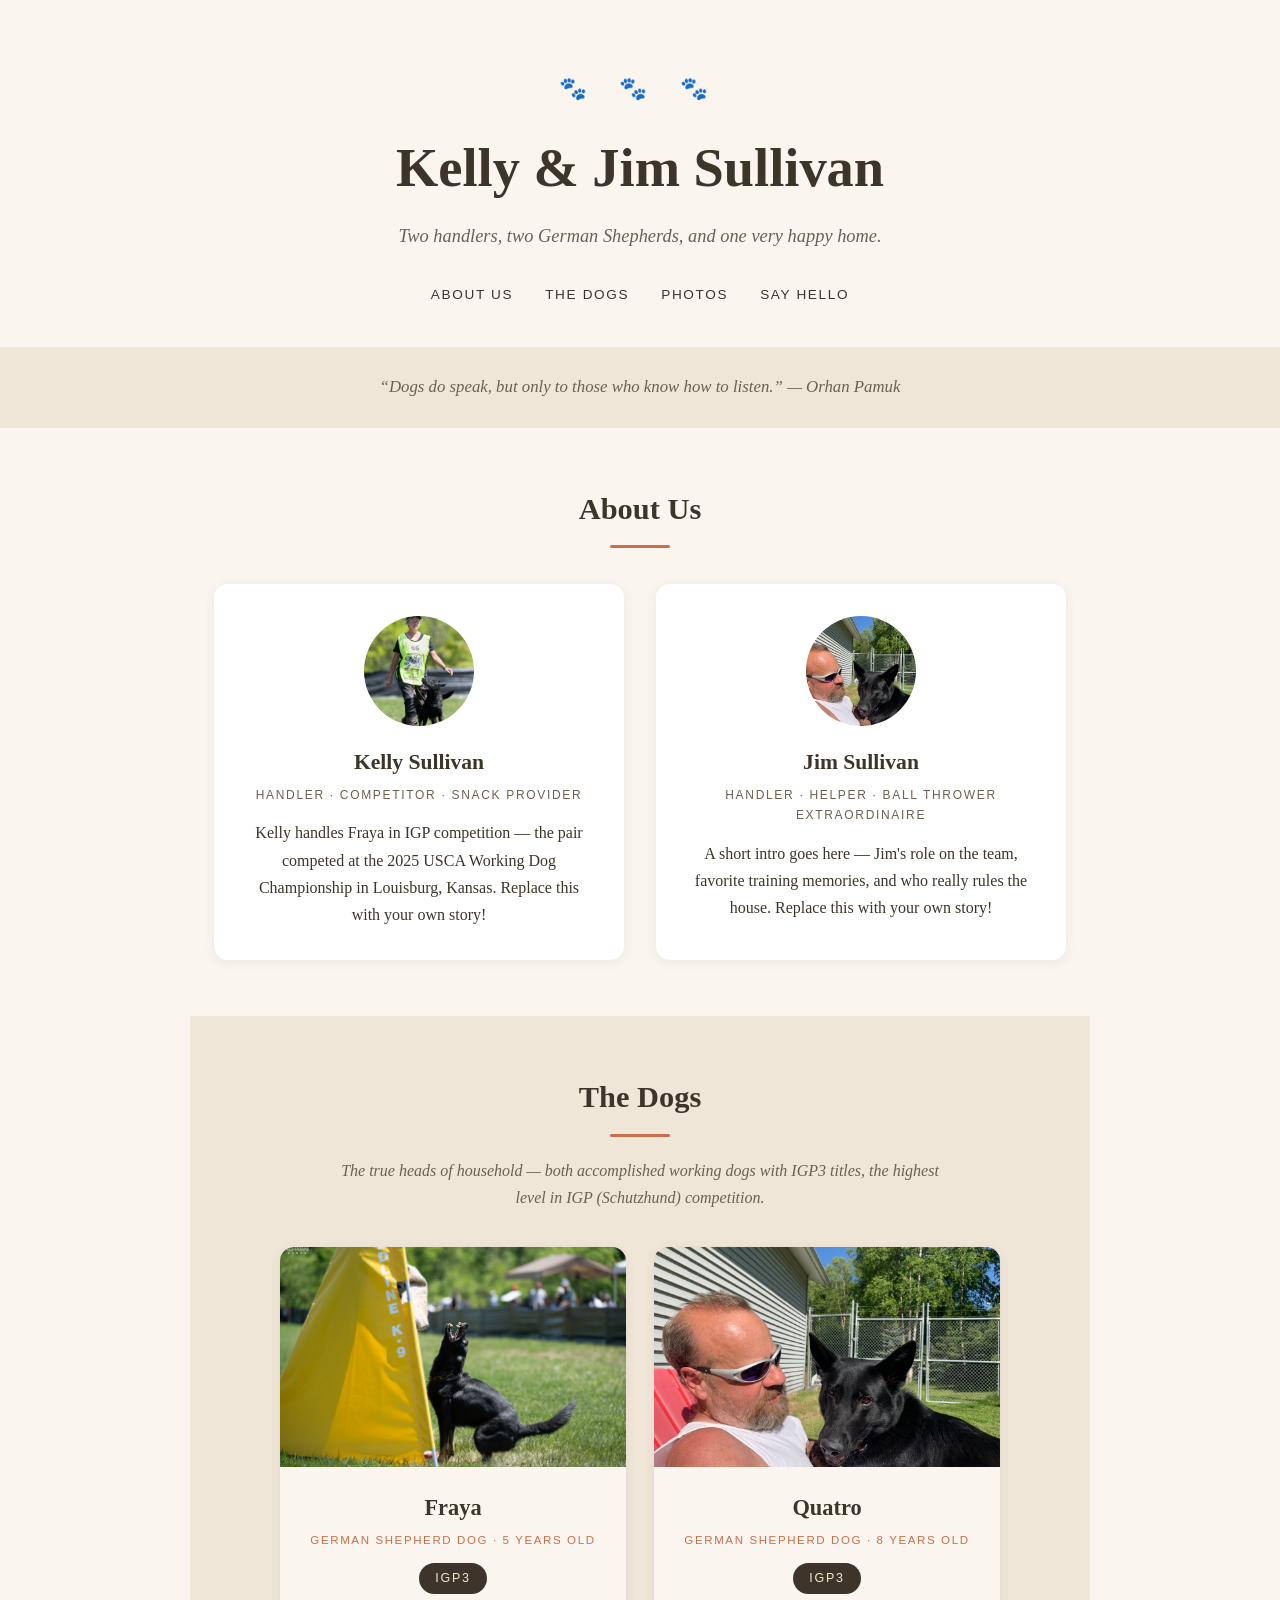
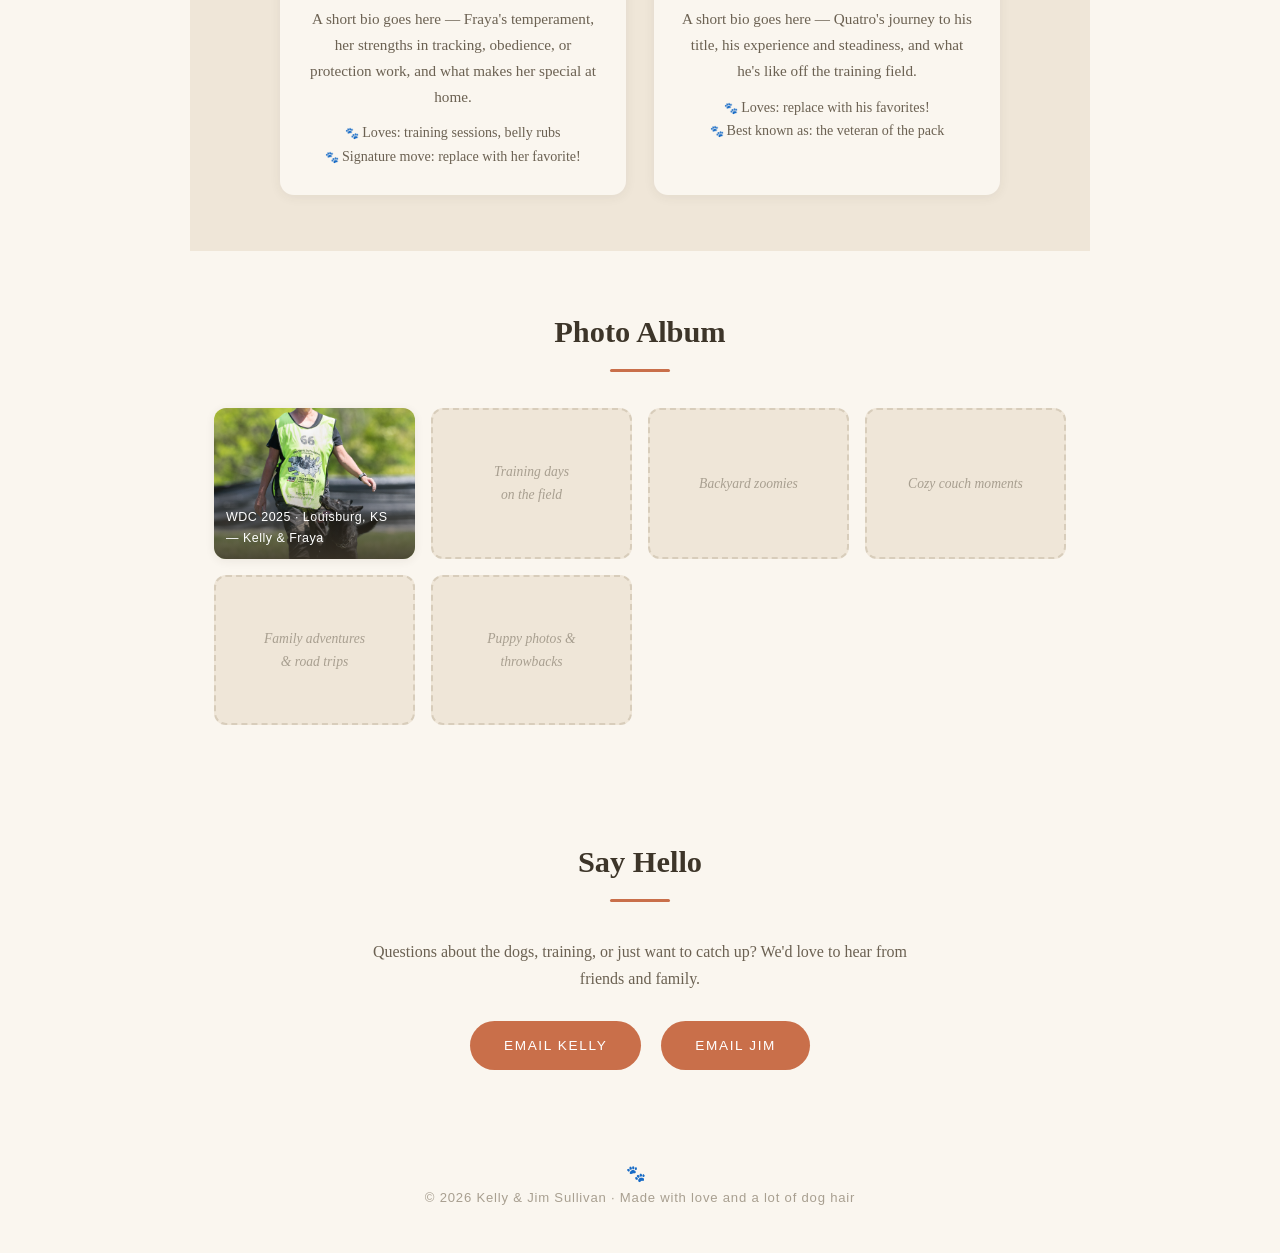
<file: index.html>
<!DOCTYPE html>
<html lang="en">
<head>
<meta charset="UTF-8">
<meta name="viewport" content="width=device-width, initial-scale=1.0">
<title>Kelly &amp; Jim Sullivan — Home</title>
<style>
  :root {
    --cream: #faf6ef;
    --ink: #3d3529;
    --terracotta: #c96f4a;
    --sage: #7d8b6f;
    --sand: #efe6d8;
    --soft: #6b6152;
  }
  * { margin: 0; padding: 0; box-sizing: border-box; }
  html { scroll-behavior: smooth; }
  body {
    font-family: Georgia, 'Times New Roman', serif;
    background: var(--cream);
    color: var(--ink);
    line-height: 1.7;
  }
  h1, h2, h3 { font-family: 'Palatino Linotype', Palatino, Georgia, serif; font-weight: 600; }

  /* ── Header ─────────────────────────── */
  header {
    text-align: center;
    padding: 70px 24px 40px;
  }
  .paws { font-size: 1.4rem; letter-spacing: 0.6em; color: var(--terracotta); }
  header h1 { font-size: clamp(2.2rem, 5vw, 3.4rem); margin: 14px 0 6px; }
  header .tagline { font-style: italic; color: var(--soft); font-size: 1.15rem; }
  nav { margin-top: 28px; }
  nav a {
    color: var(--ink); text-decoration: none; margin: 0 14px;
    font-family: 'Helvetica Neue', Arial, sans-serif; font-size: 0.85rem;
    text-transform: uppercase; letter-spacing: 0.12em;
    border-bottom: 2px solid transparent; padding-bottom: 3px;
  }
  nav a:hover { border-bottom-color: var(--terracotta); color: var(--terracotta); }

  /* ── Sections ───────────────────────── */
  section { max-width: 900px; margin: 0 auto; padding: 56px 24px; }
  section h2 {
    text-align: center; font-size: 1.9rem; margin-bottom: 10px;
  }
  .rule {
    width: 60px; height: 3px; background: var(--terracotta);
    border-radius: 3px; margin: 0 auto 36px;
  }

  /* ── Hero band ──────────────────────── */
  .hero-band {
    background: var(--sand); text-align: center; padding: 26px 24px;
    font-style: italic; color: var(--soft); font-size: 1.05rem;
  }

  /* ── About ──────────────────────────── */
  .about-grid {
    display: grid; grid-template-columns: 1fr 1fr; gap: 32px;
  }
  @media (max-width: 680px) { .about-grid { grid-template-columns: 1fr; } }
  .person-card {
    background: #fff; border-radius: 14px; padding: 32px;
    box-shadow: 0 2px 12px rgba(61,53,41,0.07); text-align: center;
  }
  .avatar {
    width: 110px; height: 110px; border-radius: 50%;
    margin: 0 auto 18px; display: flex; align-items: center; justify-content: center;
    font-size: 3rem; color: #fff; overflow: hidden;
  }
  .avatar img {
    width: 100%; height: 100%; object-fit: cover; display: block;
  }
  .avatar.kelly { background: var(--terracotta); }
  .avatar.jim { background: var(--sage); }
  .person-card h3 { font-size: 1.35rem; margin-bottom: 4px; }
  .person-card .role {
    font-family: 'Helvetica Neue', Arial, sans-serif; font-size: 0.75rem;
    text-transform: uppercase; letter-spacing: 0.14em; color: var(--soft); margin-bottom: 14px;
  }
  .person-photo-note {
    font-size: 0.8rem; color: #a89f90; font-style: italic; margin-top: 16px;
  }

  /* ── Dogs ───────────────────────────── */
  .dogs { background: var(--sand); }
  .dog-grid {
    display: grid; grid-template-columns: repeat(auto-fit, minmax(280px, 1fr)); gap: 28px;
    max-width: 720px; margin: 0 auto;
  }
  .dog-card {
    background: var(--cream); border-radius: 14px; overflow: hidden;
    box-shadow: 0 2px 12px rgba(61,53,41,0.07); text-align: center;
  }
  .dog-photo {
    height: 220px; display: flex; align-items: center; justify-content: center;
    font-size: 4.2rem; color: #fff; overflow: hidden;
  }
  .dog-photo img {
    width: 100%; height: 100%; object-fit: cover; display: block;
  }
  .dog-card:nth-child(1) .dog-photo { background: var(--sage); }
  .dog-card:nth-child(2) .dog-photo { background: var(--terracotta); }
  .dog-info { padding: 22px 24px 26px; }
  .dog-info h3 { font-size: 1.4rem; }
  .dog-info .breed {
    font-family: 'Helvetica Neue', Arial, sans-serif; font-size: 0.72rem;
    text-transform: uppercase; letter-spacing: 0.14em; color: var(--terracotta); margin: 4px 0 12px;
  }
  .title-badge {
    display: inline-block; background: var(--ink); color: #f5e9c8;
    font-family: 'Helvetica Neue', Arial, sans-serif; font-size: 0.78rem;
    letter-spacing: 0.14em; padding: 5px 16px; border-radius: 999px; margin-bottom: 12px;
  }
  .dog-info p { font-size: 0.95rem; color: var(--soft); }
  .fact-list {
    margin-top: 12px; font-size: 0.88rem; color: var(--soft); list-style: none;
  }
  .fact-list li::before { content: "🐾 "; font-size: 0.7rem; }

  /* ── Gallery ────────────────────────── */
  .gallery-grid {
    display: grid; grid-template-columns: repeat(auto-fit, minmax(200px, 1fr)); gap: 16px;
  }
  .photo-slot {
    aspect-ratio: 4/3; background: var(--sand); border: 2px dashed #d8cdbb;
    border-radius: 12px; display: flex; align-items: center; justify-content: center;
    color: #a89f90; font-size: 0.85rem; font-style: italic; text-align: center; padding: 12px;
  }
  .photo-fill {
    aspect-ratio: 4/3; border-radius: 12px; overflow: hidden;
    position: relative; box-shadow: 0 2px 10px rgba(61,53,41,0.08);
  }
  .photo-fill img {
    width: 100%; height: 100%; object-fit: cover; display: block;
  }
  .photo-fill figcaption {
    position: absolute; left: 0; right: 0; bottom: 0;
    background: linear-gradient(transparent, rgba(61,53,41,0.85));
    color: #fff; font-size: 0.78rem; padding: 26px 12px 9px;
    font-family: 'Helvetica Neue', Arial, sans-serif; letter-spacing: 0.04em;
  }

  /* ── Contact ────────────────────────── */
  .contact { text-align: center; }
  .contact p { max-width: 560px; margin: 0 auto 16px; color: var(--soft); }
  .btn {
    display: inline-block; background: var(--terracotta); color: #fff; text-decoration: none;
    padding: 13px 34px; border-radius: 999px; margin: 12px 8px 0;
    font-family: 'Helvetica Neue', Arial, sans-serif; font-size: 0.85rem;
    text-transform: uppercase; letter-spacing: 0.12em;
    transition: background 0.2s;
  }
  .btn:hover { background: #b25a37; }

  footer {
    text-align: center; padding: 34px 24px 44px;
    font-size: 0.82rem; color: #a89f90;
    font-family: 'Helvetica Neue', Arial, sans-serif; letter-spacing: 0.06em;
  }
  footer .paws { font-size: 1rem; letter-spacing: 0.5em; }
</style>
</head>
<body>

<header>
  <div class="paws">🐾 🐾 🐾</div>
  <h1>Kelly &amp; Jim Sullivan</h1>
  <p class="tagline">Two handlers, two German Shepherds, and one very happy home.</p>
  <nav>
    <a href="#about">About Us</a>
    <a href="#dogs">The Dogs</a>
    <a href="#gallery">Photos</a>
    <a href="#contact">Say Hello</a>
  </nav>
</header>

<div class="hero-band">
  “Dogs do speak, but only to those who know how to listen.” — Orhan Pamuk
</div>

<section id="about">
  <h2>About Us</h2>
  <div class="rule"></div>
  <div class="about-grid">
    <div class="person-card">
      <div class="avatar kelly">
        <!-- Kelly & Fraya at WDC 2025: save this image as "kelly-fraya-wdc.jpg" in the same folder as index.html -->
        <img src="kelly-fraya-wdc.jpg" alt="Kelly Sullivan competing with Fraya at the 2025 USCA Working Dog Championship">
      </div>
      <h3>Kelly Sullivan</h3>
      <p class="role">Handler · Competitor · Snack Provider</p>
      <p>Kelly handles Fraya in IGP competition — the pair competed at the
      2025 USCA Working Dog Championship in Louisburg, Kansas. Replace this
      with your own story!</p>
    </div>
    <div class="person-card">
      <div class="avatar jim">
        <!-- Jim with Quatro: save this image as "jim-quatro.jpg" in the same folder as index.html -->
        <img src="jim-quatro.jpg" alt="Jim Sullivan relaxing in the backyard with Quatro">
      </div>
      <h3>Jim Sullivan</h3>
      <p class="role">Handler · Helper · Ball Thrower Extraordinaire</p>
      <p>A short intro goes here — Jim's role on the team, favorite training
      memories, and who really rules the house. Replace this with your own story!</p>
    </div>
  </div>
</section>

<section id="dogs" class="dogs">
  <h2>The Dogs</h2>
  <div class="rule"></div>
  <p style="text-align:center; max-width:620px; margin:-16px auto 36px; color:var(--soft); font-style:italic;">
    The true heads of household — both accomplished working dogs with IGP3 titles,
    the highest level in IGP (Schutzhund) competition.
  </p>
  <div class="dog-grid">
    <div class="dog-card">
      <div class="dog-photo">
        <!-- Fraya's trial photo: save this image as "fraya.jpg" in the same folder as index.html -->
        <img src="fraya.jpg" alt="Fraya, German Shepherd Dog, running on the IGP trial field">
      </div>
      <div class="dog-info">
        <h3>Fraya</h3>
        <p class="breed">German Shepherd Dog · 5 years old</p>
        <span class="title-badge">IGP3</span>
        <p>A short bio goes here — Fraya's temperament, her strengths in tracking,
        obedience, or protection work, and what makes her special at home.</p>
        <ul class="fact-list">
          <li>Loves: training sessions, belly rubs</li>
          <li>Signature move: replace with her favorite!</li>
        </ul>
      </div>
    </div>
    <div class="dog-card">
      <div class="dog-photo">
        <!-- Quatro with Jim: save this image as "jim-quatro.jpg" in the same folder as index.html -->
        <img src="jim-quatro.jpg" alt="Quatro, black German Shepherd Dog, with Jim in the backyard">
      </div>
      <div class="dog-info">
        <h3>Quatro</h3>
        <p class="breed">German Shepherd Dog · 8 years old</p>
        <span class="title-badge">IGP3</span>
        <p>A short bio goes here — Quatro's journey to his title, his experience
        and steadiness, and what he's like off the training field.</p>
        <ul class="fact-list">
          <li>Loves: replace with his favorites!</li>
          <li>Best known as: the veteran of the pack</li>
        </ul>
      </div>
    </div>
  </div>
</section>

<section id="gallery">
  <h2>Photo Album</h2>
  <div class="rule"></div>
  <div class="gallery-grid">
    <figure class="photo-fill">
      <!-- Kelly & Fraya at WDC 2025: file "kelly-fraya-wdc.jpg" -->
      <img src="kelly-fraya-wdc.jpg" alt="Kelly Sullivan and Fraya at the 2025 USCA Working Dog Championship, Louisburg, KS">
      <figcaption>WDC 2025 · Louisburg, KS — Kelly &amp; Fraya</figcaption>
    </figure>
    <div class="photo-slot">Training days<br>on the field</div>
    <div class="photo-slot">Backyard zoomies</div>
    <div class="photo-slot">Cozy couch moments</div>
    <div class="photo-slot">Family adventures<br>&amp; road trips</div>
    <div class="photo-slot">Puppy photos &amp;<br>throwbacks</div>
  </div>
</section>

<section id="contact" class="contact">
  <h2>Say Hello</h2>
  <div class="rule"></div>
  <p>Questions about the dogs, training, or just want to catch up?
  We'd love to hear from friends and family.</p>
  <a class="btn" href="mailto:akksullivan@proton.me">Email Kelly</a>
  <a class="btn" href="mailto:akjsullivan@proton.me">Email Jim</a>
</section>

<footer>
  <div class="paws">🐾</div>
  <p>© 2026 Kelly &amp; Jim Sullivan · Made with love and a lot of dog hair</p>
</footer>

</body>
</html>
</file>
